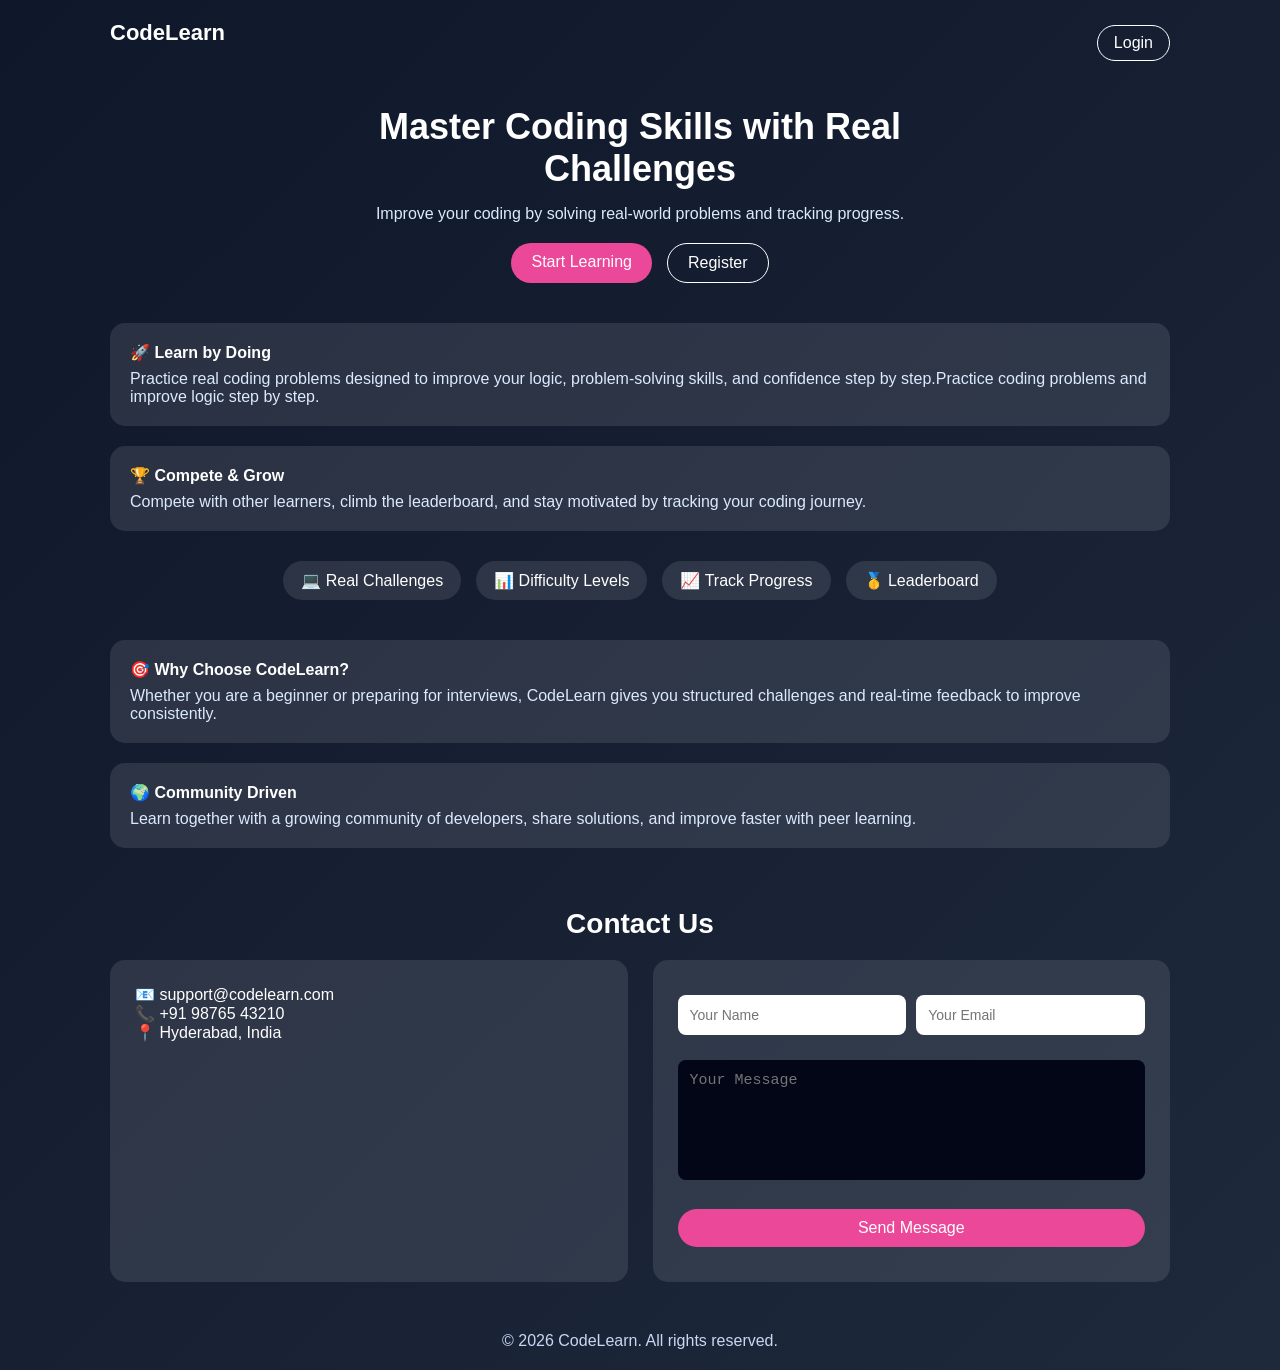
<file: index.html>
<!DOCTYPE html>
<html lang="en">

<head>
  <meta charset="UTF-8">
  <meta name="viewport" content="width=device-width, initial-scale=1.0">
  <title>CodeLearn</title>
  <link rel="stylesheet" href="./style.css">
</head>

<body>

  <div class="container">

    <!-- NAVBAR -->
    <div class="navbar">
      <h2>CodeLearn</h2>
      <a href="login.html">Login</a>
    </div>

    <!-- HERO -->
    <div class="hero">
      <h1>Master Coding Skills with Real Challenges</h1>
      <p>Improve your coding by solving real-world problems and tracking progress.</p>

      <div class="hero-buttons">
        <a href="register.html" class="btn">Start Learning</a>
        <a href="register.html" class="btn-outline">Register</a>
      </div>
    </div>

    <!-- MAIN CARDS -->
    <div class="grid">
      <div class="card">
        🚀 <b>Learn by Doing</b>
        <p> Practice real coding problems designed to improve your logic,
      problem-solving skills, and confidence step by step.Practice coding problems and improve logic step by step.</p>
      </div>

      <div class="card">
        🏆 <b>Compete & Grow</b>
        <p> Compete with other learners, climb the leaderboard, and
      stay motivated by tracking your coding journey.</p>
      </div>
    </div>

    <!-- OPTIONS -->
    <div class="options">
      <div class="card">💻 Real Challenges</div>
      <div class="card">📊 Difficulty Levels</div>
      <div class="card">📈 Track Progress</div>
      <div class="card">🥇 Leaderboard</div>
    </div>

    <!-- WHY -->
    <div class="grid">
      <div class="card">
        🎯 <b>Why Choose CodeLearn?</b>
        <p>Whether you are a beginner or preparing for interviews,
      CodeLearn gives you structured challenges and real-time feedback
      to improve consistently.</p>
      </div>

      <div class="card">
        🌍 <b>Community Driven</b>
        <p>Learn together with a growing community of developers,
      share solutions, and improve faster with peer learning.</p>
      </div>
    </div>

    <!-- CONTACT -->
    <div class="contact">
      <h2>Contact Us</h2>

      <div class="contact-box">

        <div class="contact-info">
          <p>📧 support@codelearn.com</p>
          <p>📞 +91 98765 43210</p>
          <p>📍 Hyderabad, India</p>
        </div>

        <form class="contact-form">
          <div class="input-row">
            <input type="text" placeholder="Your Name">
            <input type="email" placeholder="Your Email">
          </div>

          <textarea placeholder="Your Message"></textarea>

          <button>Send Message</button>
        </form>

      </div>
    </div>

    <!-- FOOTER -->
    <div class="footer">
      © 2026 CodeLearn. All rights reserved.
    </div>

  </div>

</body>

</html>
</file>
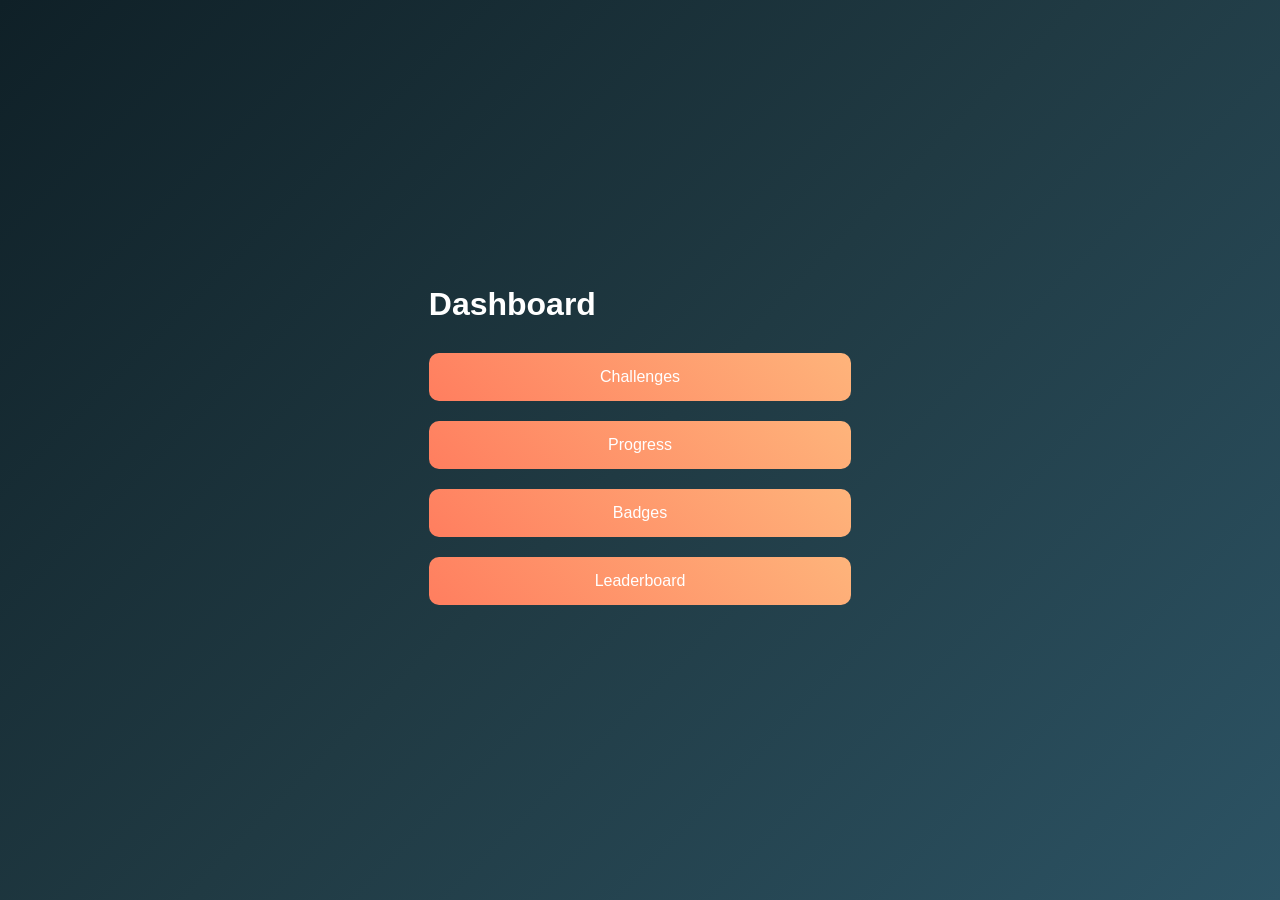
<file: dashboard.html>
<!DOCTYPE html>
<html>
<head>
<title>Dashboard</title>
<link rel="stylesheet" href="style.css">
</head>

<body class="body2">

<div class="container">

<h1>Dashboard</h1>

<button onclick="go('challenges.html')">Challenges</button>
<button onclick="go('progress.html')">Progress</button>
<button onclick="go('badges.html')">Badges</button>
<button onclick="go('leaderboard.html')">Leaderboard</button>

</div>

<script>
function go(page){
   window.location.href = page;
}
</script>

</body>
</html>
</file>
<file: style.css>
* {
  margin: 0;
  padding: 0;
  box-sizing: border-box;
  font-family: 'Segoe UI', sans-serif;
}

/* BODY */
body {
  background: linear-gradient(135deg, #0f172a, #1e3a8a, #0ea5e9);
  color: white;
}

/* CONTAINER */
.container {
  max-width: 1100px;
  margin: auto;
  padding: 20px;
}

/* NAVBAR */
.navbar {
  display: flex;
  justify-content: space-between;
  align-items: center;
  margin-bottom: 40px;
}

.navbar h2 {
  font-size: 22px;
}

.navbar a {
  padding: 8px 16px;
  border: 1px solid white;
  border-radius: 20px;
  text-decoration: none;
  color: white;
  transition: 0.3s;
}

.navbar a:hover {
  background: white;
  color: #1e3a8a;
}

/* HERO */
.hero {
  text-align: center;
  max-width: 700px;
  margin: auto;
}

.hero h1 {
  font-size: 36px;
  margin-bottom: 15px;
}

.hero p {
  color: #dbeafe;
}

/* BUTTONS */
.hero-buttons {
  display: flex;
  justify-content: center;
  gap: 15px;
  margin-top: 20px;
}

.btn {
  padding: 10px 20px;
  border-radius: 20px;
  background: #ec4899;
  color: white;
  text-decoration: none;
}

.btn-outline {
  padding: 10px 20px;
  border-radius: 20px;
  border: 1px solid white;
  color: white;
  text-decoration: none;
}

/* GRID */
.grid {
  margin-top: 40px;
  display: grid;
  gap: 20px;
}

/* CARD */
.card {
  background: rgba(255, 255, 255, 0.1);
  padding: 20px;
  border-radius: 15px;
}

.card p {
  margin-top: 8px;
  color: #dbeafe;
}

/* SMALL OPTIONS */
.options {
  display: flex;
  justify-content: center;
  gap: 15px;
  flex-wrap: wrap;
  margin-top: 30px;
}

.options .card {
  padding: 10px 18px;
  border-radius: 30px;
}

/* CONTACT */
.contact {
  margin-top: 60px;
}

.contact h2 {
  margin-bottom: 20px;
}

/* CONTACT GRID */
.contact-box {
  display: grid;
  grid-template-columns: 1fr 1fr;
  gap: 25px;
}

/* LEFT */
.contact-info {
  background: rgba(255, 255, 255, 0.1);
  padding: 25px;
  border-radius: 15px;
}

/* FORM */
.contact-form {
  background: rgba(255, 255, 255, 0.1);
  padding: 25px;
  border-radius: 15px;
}

/* INPUT ROW */
.input-row {
  display: flex;
  gap: 10px;
  margin-bottom: 15px;
}

.input-row input {
  flex: 1;
}

/* INPUT */
.contact-form input,
.contact-form textarea {
  width: 100%;
  padding: 12px;
  border: none;
  border-radius: 8px;
  outline: none;
}

/* TEXTAREA */
.contact-form textarea {
  height: 120px;
  margin-bottom: 15px;
  resize: none;
}

/* BUTTON */
.contact-form button {
  padding: 10px 20px;
  border: none;
  border-radius: 20px;
  background: #ec4899;
  color: white;
  cursor: pointer;
}

/* FOOTER */
.footer {
  text-align: center;
  margin-top: 50px;
  color: #cbd5f5;
}

/* RESPONSIVE */
@media(max-width:768px) {
  .contact-box {
    grid-template-columns: 1fr;
  }

  .input-row {
    flex-direction: column;
  }

  .hero h1 {
    font-size: 28px;
  }
}

/*register*/

.body1 {
  height: 100vh;
  display: flex;
  justify-content: center;
  align-items: center;
  background: linear-gradient(135deg, #141e30, #243b55);
}

/* Card Container */
.container1 {
  width: 350px;
  background: white;
  padding: 40px;
  border-radius: 12px;
  box-shadow: 0 10px 30px rgba(0, 0, 0, 0.3);
  text-align: center;
  animation: fadeIn 0.6s ease;
}

/* Title */
.container1 h2 {
  margin-bottom: 20px;
  color: #333;
}

/* Inputs */
input {
  width: 100%;
  padding: 12px;
  margin: 10px 0;
  border-radius: 8px;
  border: 1px solid #ddd;
  font-size: 14px;
  transition: 0.3s;
}

input:focus {
  border-color: #ff4b2b;
  outline: none;
  box-shadow: 0 0 5px rgba(255, 75, 43, 0.4);
}

/* Button */
button {
  width: 100%;
  padding: 12px;
  margin-top: 15px;
  background: linear-gradient(45deg, #ff416c, #ff4b2b);
  border: none;
  color: white;
  font-size: 16px;
  border-radius: 8px;
  cursor: pointer;
  transition: 0.3s;
}

button:hover {
  transform: scale(1.05);
}

/* Animation */
@keyframes fadeIn {
  from {
    opacity: 0;
    transform: translateY(20px);
  }

  to {
    opacity: 1;
    transform: translateY(0);
  }
}

/*login*/
.body2 {
  margin: 0;
  height: 100vh;

  display: flex;
  justify-content: center;
  align-items: center;

  font-family: Arial;

  background: linear-gradient(135deg, #0f2027, #203a43, #2c5364);
}

/* DASHBOARD BOX */

.container2 {
  background: rgba(255, 255, 255, 0.1);
  padding: 40px;
  border-radius: 20px;
  backdrop-filter: blur(10px);

  box-shadow: 0 0 20px rgba(0, 0, 0, 0.5);

  text-align: center;
  width: 300px;
}

h1 {
  color: white;
  margin-bottom: 20px;
}

/* BUTTON STYLE */

button {

  width: 100%;
  padding: 15px;
  margin: 10px 0;

  border: none;
  border-radius: 10px;

  font-size: 16px;
  color: white;

  background: linear-gradient(45deg, #ff7e5f, #feb47b);

  cursor: pointer;
  transition: 0.3s;
}

button:hover {
  transform: scale(1.05);
}

/*challenges*/

* {
  margin: 0;
  padding: 0;
  box-sizing: border-box;
}

body {

  font-family: 'Segoe UI', sans-serif;

  background: linear-gradient(135deg, #0f172a, #1e293b);

  color: white;
}

.dashboard {
  padding: 20px;
}

#challengeList {
  display: grid;
  grid-template-columns: repeat(auto-fit, minmax(240px, 1fr));
  gap: 20px;
}

.challenge-card {
  background: rgba(255, 255, 255, 0.05);
  padding: 20px;
  border-radius: 12px;
  display: flex;
  justify-content: space-between;
  align-items: center;
}


/* ======================== */
/* CONTAINER */
/* ======================== */

.dashboard {

  max-width: 800px;

  margin: auto;

  padding: 60px 20px;
}

h2 {

  text-align: center;

  margin-bottom: 40px;

  font-size: 34px;
}


/* ======================== */
/* CARD */
/* ======================== */

.challengeCard {

  display: flex;

  justify-content: space-between;

  align-items: center;

  padding: 20px;

  margin-bottom: 20px;

  border-radius: 14px;

  background: rgba(255, 255, 255, 0.05);

  border: 1px solid rgba(255, 255, 255, 0.1);

  transition: 0.3s;
}

.challengeCard:hover {

  transform: translateY(-5px);

  box-shadow: 0 0 25px rgba(255, 100, 100, 0.3);
}


/* ======================== */
/* LEFT SIDE */
/* ======================== */

.challengeInfo {

  display: flex;

  flex-direction: column;
}

.challengeTitle {

  font-size: 20px;

  font-weight: 600;

  margin-bottom: 5px;
}

.challengeMeta {

  font-size: 14px;

  color: #bbb;
}


/* ======================== */
/* BUTTON */
/* ======================== */

.solveBtn {

  background: linear-gradient(90deg, #ff7a18, #ff4d6d);
  border: none;
  padding: 12px 30px;
  border-radius: 30px;
  font-size: 14px;
  color: white;
  cursor: pointer;
  transition: 0.3s;
  white-space: nowrap;
  flex-shrink: 0;
  width: auto;
  min-width: 160px;
  text-align: center;
}

/* ======================== */
/* RESPONSIVE */
/* ======================== */

@media(max-width:700px) {

  .challengeCard {

    flex-direction: column;

    align-items: flex-start;

    gap: 15px;
  }

  .solveBtn {

    width: 100%;
    text-align: center;
  }

}

/*editor*/
/* Reset */
body {
  margin: 0;
  font-family: 'Segoe UI', sans-serif;
  background: linear-gradient(135deg, #0f172a, #1e293b);
  color: white;
}

/* Main container */
.editor-container {
  max-width: 900px;
  margin: auto;
  padding: 40px 20px;
  text-align: center;
}

/* Title */
h2 {
  text-align: center;
  margin-bottom: 20px;
  font-size: 28px;
}

/* Code textarea */
textarea {
  width: 100%;
  height: 350px;
  background: #020617;
  color: #00ffcc;
  border-radius: 12px;
  border: 1px solid rgba(255, 255, 255, 0.1);
  padding: 15px;
  font-family: monospace;
  font-size: 15px;
  outline: none;
}

/* Focus effect */
textarea:focus {
  border-color: #ff7a18;
}

/* Controls (dropdown + button centered) */
.controls {
  display: flex;
  justify-content: center;
  align-items: center;
  gap: 20px;
  margin-top: 20px;
  flex-wrap: wrap;
  /* mobile friendly */
}


/* Language dropdown */
#language {
  padding: 10px 15px;
  border-radius: 8px;
  border: none;
  background: #1e293b;
  color: white;
  font-size: 14px;
  outline: none;
  cursor: pointer;
}

/* Button styling */
.runBtn {
  background: linear-gradient(90deg, #ff7a18, #ff4d6d);
  border: none;
  padding: 12px 25px;
  border-radius: 30px;
  font-size: 15px;
  color: white;
  cursor: pointer;
  transition: 0.3s;
  width: auto;
  min-width: 180px;
  max-width: 250px;
}

/* Button hover */
.runBtn:hover {
  transform: scale(1.05);
  opacity: 0.9;
}

/* Output styling */
#result {
  margin-top: 20px;
  text-align: center;
  font-size: 18px;
  font-weight: bold;
  color: #00ffcc;
}

/* Optional: smooth animation */
.runBtn:active {
  transform: scale(0.95);
}

/*badges*/
/* ===============================
   BADGES PAGE
================================ */
.body5 {
  margin: 0;
  height: 100vh;

  display: flex;
  justify-content: center;
  align-items: center;
  font-family: 'Segoe UI', sans-serif;
  background: linear-gradient(135deg, #0f172a, #1e293b);
}

.badgeContainer {
  display: flex;
  justify-content: center;
  align-items: center;
  flex-wrap: wrap;
  gap: 25px;
  margin-top: 20px;
}

.badgeCard {
  background: rgba(255, 255, 255, 0.08);
  backdrop-filter: blur(12px);
  border-radius: 15px;
  padding: 25px;
  width: 180px;
  text-align: center;
  color: white;
  transition: 0.3s;
  box-shadow: 0 0 15px rgba(0, 0, 0, 0.3);
}

.badgeCard:hover {
  transform: translateY(-8px);
  box-shadow: 0 0 25px rgba(255, 150, 150, 0.6);
}

.badgeIcon {
  font-size: 45px;
  margin-bottom: 10px;
}

.badgeTitle {
  font-size: 18px;
  font-weight: bold;
}

/* locked badge style */

.locked {
  opacity: 0.3;
  filter: grayscale(100%);
}

/* ===============================
   GLOBAL RESET
================================= */
* {
  margin: 0;
  padding: 0;
  box-sizing: border-box;
  font-family: "Segoe UI", sans-serif;
}

.body5 {
  min-height: 100vh;
  display: flex;
  justify-content: center;
  align-items: center;
  background: linear-gradient(135deg, #0f2027, #203a43, #2c5364);
  color: white;
}

/* ===============================
   CARD CONTAINER
================================= */
.dashboard {
  width: 500px;
  padding: 35px;
  border-radius: 18px;
  background: rgba(255, 255, 255, 0.08);
  backdrop-filter: blur(18px);
  box-shadow: 0 15px 40px rgba(0, 0, 0, 0.4);
}

.dashboard h2 {
  text-align: center;
  margin-bottom: 25px;
  font-size: 28px;
}

/* ===============================
   LEADERBOARD
================================= */

#leaderList {
  list-style: none;
}

.leaderItem {
  padding: 15px;
  margin-bottom: 14px;
  border-radius: 12px;
  background: rgba(255, 255, 255, 0.12);
  font-size: 18px;
  transition: 0.3s;
}

.leaderItem:hover {
  transform: translateY(-3px);
  background: rgba(255, 255, 255, 0.22);
}

/* TOP 3 MEDAL COLORS */
.leaderItem:nth-child(1) {
  border-left: 6px solid gold;
}

.leaderItem:nth-child(2) {
  border-left: 6px solid silver;
}

.leaderItem:nth-child(3) {
  border-left: 6px solid #cd7f32;
}

/* ===============================
   PROGRESS PAGE
================================= */

#progressText {
  font-size: 18px;
  margin-bottom: 15px;
  text-align: center;
}

/* Progress bar container */
.progressContainer {
  width: 100%;
  height: 25px;
  background: rgba(255, 255, 255, 0.15);
  border-radius: 30px;
  overflow: hidden;
}

/* Progress fill */
#progressBar {
  height: 100%;
  width: 0%;
  border-radius: 30px;
  background: linear-gradient(90deg, #ff9966, #ff5e62);
  transition: width 0.6s ease;
}
</file>
